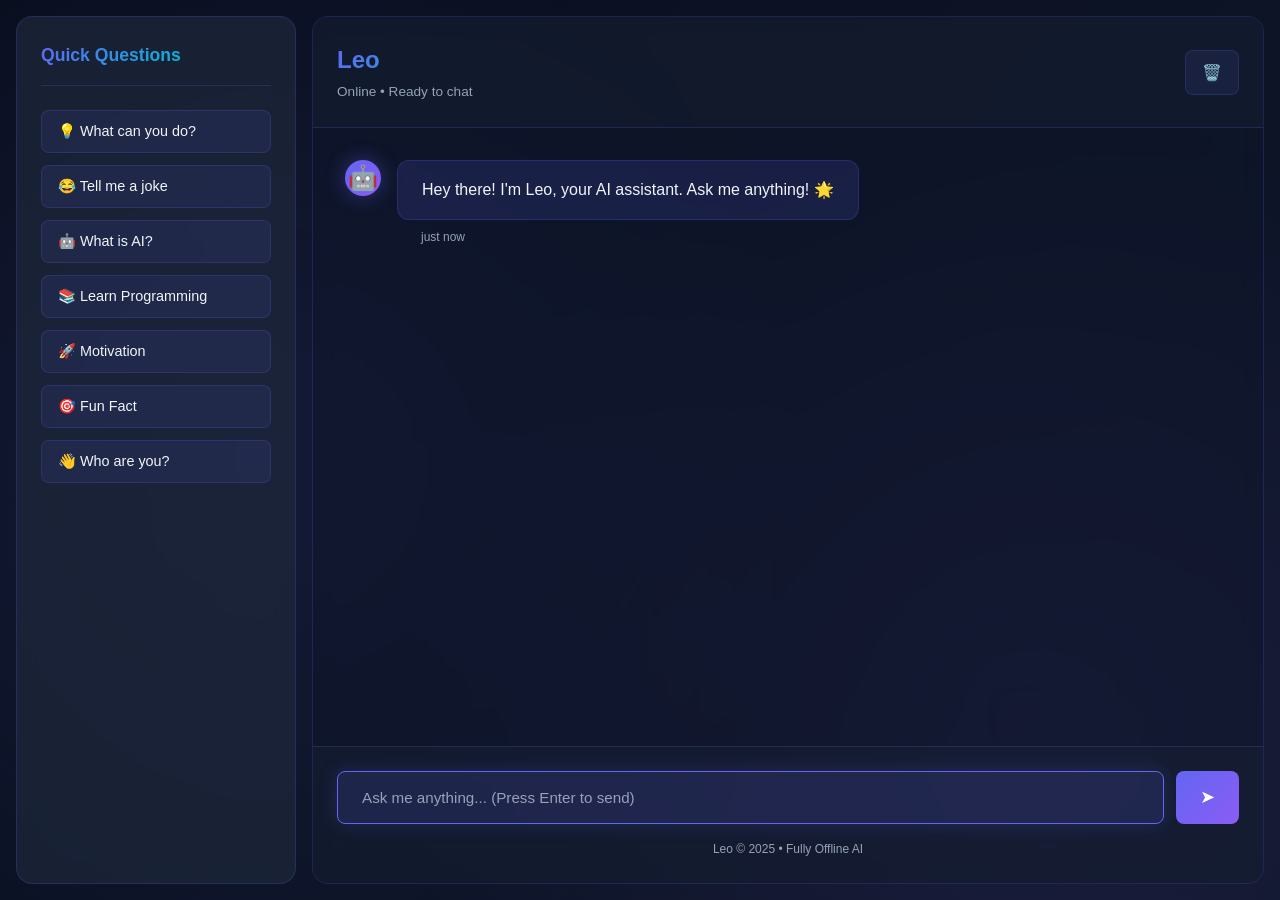
<file: index.html>
<!DOCTYPE html>
<html lang="en">
<head>
    <meta charset="UTF-8">
    <meta name="viewport" content="width=device-width, initial-scale=1.0">
    <title>Leo - AI Chatbot</title>
    <link rel="stylesheet" href="style.css">
</head>
<body>
    <!-- Main Container -->
    <div class="container">
        <!-- Sidebar with Quick Questions -->
        <aside class="sidebar">
            <div class="sidebar-header">
                <h2>Quick Questions</h2>
                <button class="close-sidebar" aria-label="Close sidebar">✕</button>
            </div>
            <div class="quick-questions">
                <button class="quick-btn" data-question="What can you do?">💡 What can you do?</button>
                <button class="quick-btn" data-question="Tell me a joke">😂 Tell me a joke</button>
                <button class="quick-btn" data-question="What is AI?">🤖 What is AI?</button>
                <button class="quick-btn" data-question="How to learn programming?">📚 Learn Programming</button>
                <button class="quick-btn" data-question="Tell me motivation">🚀 Motivation</button>
                <button class="quick-btn" data-question="Tell me a fun fact">🎯 Fun Fact</button>
                <button class="quick-btn" data-question="What is your name?">👋 Who are you?</button>
            </div>
        </aside>

        <!-- Main Chat Interface -->
        <main class="chat-container">
            <!-- Chat Header -->
            <header class="chat-header">
                <div class="header-left">
                    <button class="menu-toggle" aria-label="Toggle menu">☰</button>
                    <div class="bot-info">
                        <h1>Leo</h1>
                        <p class="status">Online • Ready to chat</p>
                    </div>
                </div>
                <button class="clear-btn" aria-label="Clear chat history" title="Clear conversation">🗑️</button>
            </header>

            <!-- Messages Display Area -->
            <div class="messages-container">
                <div class="message bot-message welcome-message">
                    <div class="message-avatar bot-avatar">🤖</div>
                    <div class="message-content">
                        <p id="welcome-text">Hey there! I'm Leo, your AI assistant. Ask me anything! 🌟</p>
                        <span class="message-time">just now</span>
                    </div>
                </div>
            </div>

            <!-- Input Area -->
            <footer class="chat-footer">
                <div class="input-wrapper">
                    <input 
                        type="text" 
                        id="message-input" 
                        class="message-input" 
                        placeholder="Ask me anything... (Press Enter to send)"
                        autocomplete="off"
                    >
                    <button class="send-btn" id="send-btn" aria-label="Send message">
                        <span class="send-icon">➤</span>
                    </button>
                </div>
                <p class="footer-note">Leo © 2025 • Fully Offline AI</p>
            </footer>
        </main>
    </div>

    <!-- Audio Element for Sound Effects -->
    <audio id="notification-sound" preload="auto">
        <source src="[data-uri]" type="audio/wav">
    </audio>

    <script src="script.js"></script>
</body>
</html>
</file>
<file: style.css>
/* ================================================
   LEO CHATBOT - PREMIUM MODERN DESIGN
   Dark Mode with Neon Glassmorphism Effect
   ================================================ */

/* CSS Variables for Easy Customization */
:root {
    /* Primary Colors */
    --primary-color: #6366f1;        /* Indigo - Main brand color */
    --secondary-color: #8b5cf6;      /* Purple - Accent color */
    --neon-cyan: #06b6d4;            /* Cyan - Highlight */
    --neon-pink: #ec4899;            /* Pink - Accent */
    
    /* Backgrounds */
    --bg-dark: #0f172a;              /* Very dark blue */
    --bg-darker: #0a0f1f;            /* Darker background */
    --surface-light: #1e293b;        /* Surface color */
    --surface-lighter: #334155;      /* Lighter surface */
    
    /* Text Colors */
    --text-primary: #f1f5f9;         /* Main text */
    --text-secondary: #cbd5e1;       /* Secondary text */
    --text-muted: #94a3b8;           /* Muted text */
    
    /* Borders & Effects */
    --border-color: rgba(99, 102, 241, 0.2);
    --glow-color: rgba(99, 102, 241, 0.5);
    
    /* Spacing */
    --spacing-xs: 0.5rem;
    --spacing-sm: 0.75rem;
    --spacing-md: 1rem;
    --spacing-lg: 1.5rem;
    --spacing-xl: 2rem;
    
    /* Transitions */
    --transition: all 0.3s cubic-bezier(0.4, 0, 0.2, 1);
}

/* ================================================
   GLOBAL STYLES
   ================================================ */

* {
    margin: 0;
    padding: 0;
    box-sizing: border-box;
}

html {
    scroll-behavior: smooth;
}

body {
    font-family: 'Segoe UI', Tahoma, Geneva, Verdana, sans-serif;
    background: linear-gradient(135deg, var(--bg-darker) 0%, var(--bg-dark) 100%);
    color: var(--text-primary);
    line-height: 1.6;
    min-height: 100vh;
    overflow: hidden;
}

/* Animated Background Gradient */
body::before {
    content: '';
    position: fixed;
    top: 0;
    left: 0;
    width: 100%;
    height: 100%;
    background: radial-gradient(
        circle at 20% 50%,
        rgba(99, 102, 241, 0.1) 0%,
        transparent 50%
    ), radial-gradient(
        circle at 80% 80%,
        rgba(139, 92, 246, 0.1) 0%,
        transparent 50%
    );
    pointer-events: none;
    z-index: 0;
    animation: gradientShift 8s ease-in-out infinite;
}

@keyframes gradientShift {
    0%, 100% {
        opacity: 1;
    }
    50% {
        opacity: 0.8;
    }
}

/* ================================================
   MAIN LAYOUT
   ================================================ */

.container {
    display: flex;
    height: 100vh;
    position: relative;
    z-index: 1;
    gap: var(--spacing-md);
    padding: var(--spacing-md);
}

/* Sidebar */
.sidebar {
    width: 280px;
    background: rgba(30, 41, 59, 0.7);
    backdrop-filter: blur(10px);
    border: 1px solid var(--border-color);
    border-radius: 16px;
    display: flex;
    flex-direction: column;
    padding: var(--spacing-lg);
    gap: var(--spacing-lg);
    animation: slideInLeft 0.5s ease-out;
    overflow-y: auto;
}

@keyframes slideInLeft {
    from {
        transform: translateX(-100%);
        opacity: 0;
    }
    to {
        transform: translateX(0);
        opacity: 1;
    }
}

.sidebar-header {
    display: flex;
    justify-content: space-between;
    align-items: center;
    border-bottom: 1px solid var(--border-color);
    padding-bottom: var(--spacing-md);
}

.sidebar-header h2 {
    font-size: 1.1rem;
    font-weight: 600;
    background: linear-gradient(135deg, var(--primary-color), var(--neon-cyan));
    -webkit-background-clip: text;
    -webkit-text-fill-color: transparent;
    background-clip: text;
}

.close-sidebar {
    display: none;
    background: none;
    border: none;
    color: var(--text-secondary);
    font-size: 1.5rem;
    cursor: pointer;
}

/* Quick Questions */
.quick-questions {
    display: flex;
    flex-direction: column;
    gap: var(--spacing-sm);
}

.quick-btn {
    padding: var(--spacing-sm) var(--spacing-md);
    background: rgba(99, 102, 241, 0.1);
    border: 1px solid var(--border-color);
    border-radius: 8px;
    color: var(--text-primary);
    cursor: pointer;
    transition: var(--transition);
    font-size: 0.9rem;
    text-align: left;
    overflow: hidden;
    position: relative;
}

.quick-btn::before {
    content: '';
    position: absolute;
    top: 50%;
    left: 50%;
    width: 0;
    height: 0;
    background: rgba(99, 102, 241, 0.3);
    border-radius: 50%;
    transform: translate(-50%, -50%);
    transition: width 0.6s, height 0.6s;
}

.quick-btn:hover::before {
    width: 300px;
    height: 300px;
}

.quick-btn:hover {
    border-color: var(--primary-color);
    background: rgba(99, 102, 241, 0.2);
    transform: translateX(4px);
}

/* Chat Container */
.chat-container {
    flex: 1;
    display: flex;
    flex-direction: column;
    background: rgba(15, 23, 42, 0.5);
    backdrop-filter: blur(10px);
    border: 1px solid var(--border-color);
    border-radius: 16px;
    animation: slideInRight 0.5s ease-out;
}

@keyframes slideInRight {
    from {
        transform: translateX(100%);
        opacity: 0;
    }
    to {
        transform: translateX(0);
        opacity: 1;
    }
}

/* Chat Header */
.chat-header {
    display: flex;
    justify-content: space-between;
    align-items: center;
    padding: var(--spacing-lg);
    border-bottom: 1px solid var(--border-color);
    background: rgba(30, 41, 59, 0.3);
    border-radius: 16px 16px 0 0;
}

.header-left {
    display: flex;
    align-items: center;
    gap: var(--spacing-lg);
}

.menu-toggle {
    display: none;
    background: none;
    border: none;
    color: var(--text-primary);
    font-size: 1.5rem;
    cursor: pointer;
}

.bot-info h1 {
    font-size: 1.5rem;
    font-weight: 700;
    background: linear-gradient(135deg, var(--primary-color), var(--neon-cyan));
    -webkit-background-clip: text;
    -webkit-text-fill-color: transparent;
    background-clip: text;
}

.status {
    font-size: 0.85rem;
    color: var(--text-muted);
    margin-top: 2px;
}

.clear-btn {
    background: rgba(99, 102, 241, 0.1);
    border: 1px solid var(--border-color);
    padding: var(--spacing-sm) var(--spacing-md);
    border-radius: 8px;
    color: var(--text-primary);
    cursor: pointer;
    transition: var(--transition);
    font-size: 1rem;
}

.clear-btn:hover {
    background: rgba(236, 72, 153, 0.2);
    border-color: var(--neon-pink);
}

/* ================================================
   MESSAGES CONTAINER
   ================================================ */

.messages-container {
    flex: 1;
    overflow-y: auto;
    padding: var(--spacing-xl);
    display: flex;
    flex-direction: column;
    gap: var(--spacing-lg);
}

/* Scrollbar Styling */
.messages-container::-webkit-scrollbar {
    width: 8px;
}

.messages-container::-webkit-scrollbar-track {
    background: transparent;
}

.messages-container::-webkit-scrollbar-thumb {
    background: rgba(99, 102, 241, 0.3);
    border-radius: 4px;
}

.messages-container::-webkit-scrollbar-thumb:hover {
    background: rgba(99, 102, 241, 0.5);
}

/* Message Base Styles */
.message {
    display: flex;
    gap: var(--spacing-md);
    animation: messageSlideIn 0.4s cubic-bezier(0.4, 0, 0.2, 1);
}

@keyframes messageSlideIn {
    from {
        opacity: 0;
        transform: translateY(10px);
    }
    to {
        opacity: 1;
        transform: translateY(0);
    }
}

.message-avatar {
    width: 36px;
    height: 36px;
    border-radius: 50%;
    display: flex;
    align-items: center;
    justify-content: center;
    font-size: 1.5rem;
    flex-shrink: 0;
}

.bot-avatar {
    background: linear-gradient(135deg, var(--primary-color), var(--secondary-color));
    box-shadow: 0 0 20px rgba(99, 102, 241, 0.4);
}

.user-avatar {
    background: linear-gradient(135deg, var(--neon-cyan), var(--neon-pink));
    box-shadow: 0 0 20px rgba(6, 182, 212, 0.4);
}

/* Message Content */
.message-content {
    display: flex;
    flex-direction: column;
    gap: var(--spacing-xs);
}

.message-content p {
    padding: var(--spacing-md) var(--spacing-lg);
    border-radius: 12px;
    word-wrap: break-word;
    max-width: 500px;
}

/* Bot Messages */
.bot-message .message-content p {
    background: rgba(99, 102, 241, 0.15);
    border: 1px solid var(--border-color);
    color: var(--text-primary);
}

/* User Messages */
.user-message {
    flex-direction: row-reverse;
}

.user-message .message-content {
    align-items: flex-end;
}

.user-message .message-content p {
    background: linear-gradient(135deg, var(--primary-color), var(--secondary-color));
    color: white;
    border: none;
}

/* Timestamp */
.message-time {
    font-size: 0.75rem;
    color: var(--text-muted);
    padding: 0 var(--spacing-lg);
}

/* Welcome Message */
.welcome-message {
    animation: fadeInScale 0.6s ease-out;
}

@keyframes fadeInScale {
    from {
        opacity: 0;
        transform: scale(0.9);
    }
    to {
        opacity: 1;
        transform: scale(1);
    }
}

/* Loading Indicator */
.loading-dots {
    display: flex;
    gap: 4px;
    padding: var(--spacing-md) var(--spacing-lg);
}

.loading-dot {
    width: 8px;
    height: 8px;
    border-radius: 50%;
    background: var(--primary-color);
    animation: bounce 1.4s infinite;
}

.loading-dot:nth-child(1) {
    animation-delay: 0s;
}

.loading-dot:nth-child(2) {
    animation-delay: 0.2s;
}

.loading-dot:nth-child(3) {
    animation-delay: 0.4s;
}

@keyframes bounce {
    0%, 80%, 100% {
        opacity: 0.3;
        transform: translateY(0);
    }
    40% {
        opacity: 1;
        transform: translateY(-10px);
    }
}

/* ================================================
   INPUT AREA
   ================================================ */

.chat-footer {
    padding: var(--spacing-lg);
    border-top: 1px solid var(--border-color);
    background: rgba(30, 41, 59, 0.3);
    border-radius: 0 0 16px 16px;
}

.input-wrapper {
    display: flex;
    gap: var(--spacing-sm);
    margin-bottom: var(--spacing-md);
}

.message-input {
    flex: 1;
    padding: var(--spacing-md) var(--spacing-lg);
    background: rgba(99, 102, 241, 0.1);
    border: 1px solid var(--border-color);
    border-radius: 8px;
    color: var(--text-primary);
    font-size: 0.95rem;
    outline: none;
    transition: var(--transition);
}

.message-input::placeholder {
    color: var(--text-muted);
}

.message-input:focus {
    border-color: var(--primary-color);
    background: rgba(99, 102, 241, 0.15);
    box-shadow: 0 0 20px rgba(99, 102, 241, 0.2);
}

.send-btn {
    padding: var(--spacing-md) var(--spacing-lg);
    background: linear-gradient(135deg, var(--primary-color), var(--secondary-color));
    border: none;
    border-radius: 8px;
    color: white;
    font-size: 1.1rem;
    cursor: pointer;
    transition: var(--transition);
    display: flex;
    align-items: center;
    justify-content: center;
    min-width: 48px;
    position: relative;
    overflow: hidden;
}

.send-btn::before {
    content: '';
    position: absolute;
    top: 50%;
    left: 50%;
    width: 0;
    height: 0;
    background: rgba(255, 255, 255, 0.3);
    border-radius: 50%;
    transform: translate(-50%, -50%);
    transition: width 0.6s, height 0.6s;
}

.send-btn:hover {
    transform: translateY(-2px);
    box-shadow: 0 10px 25px rgba(99, 102, 241, 0.4);
}

.send-btn:hover::before {
    width: 300px;
    height: 300px;
}

.send-btn:active {
    transform: translateY(0);
}

.footer-note {
    text-align: center;
    font-size: 0.75rem;
    color: var(--text-muted);
}

/* ================================================
   RESPONSIVE DESIGN
   ================================================ */

@media (max-width: 1024px) {
    .sidebar {
        width: 220px;
    }

    .message-content p {
        max-width: 350px;
    }
}

@media (max-width: 768px) {
    .container {
        padding: var(--spacing-sm);
        gap: 0;
    }

    .sidebar {
        position: absolute;
        left: -280px;
        top: 0;
        bottom: 0;
        width: 280px;
        height: 100vh;
        z-index: 100;
        transition: left 0.3s ease;
        border-radius: 0 16px 16px 0;
    }

    .sidebar.active {
        left: 0;
    }

    .close-sidebar {
        display: block;
    }

    .menu-toggle {
        display: block;
    }

    .message {
        flex-wrap: wrap;
    }

    .message-content p {
        max-width: 90vw;
    }

    .chat-header {
        flex-wrap: wrap;
        gap: var(--spacing-md);
    }

    .bot-info h1 {
        font-size: 1.2rem;
    }

    .status {
        display: none;
    }
}

@media (max-width: 480px) {
    .container {
        padding: 0;
    }

    .chat-container {
        border-radius: 0;
    }

    .message-content p {
        max-width: 85vw;
        padding: var(--spacing-sm) var(--spacing-md);
        font-size: 0.9rem;
    }

    .sidebar-header h2 {
        font-size: 1rem;
    }

    .quick-btn {
        font-size: 0.85rem;
        padding: var(--spacing-xs) var(--spacing-sm);
    }
}

/* ================================================
   ANIMATION UTILITIES
   ================================================ */

@keyframes pulse {
    0%, 100% {
        opacity: 1;
    }
    50% {
        opacity: 0.7;
    }
}

@keyframes glow {
    0%, 100% {
        box-shadow: 0 0 20px rgba(99, 102, 241, 0.4);
    }
    50% {
        box-shadow: 0 0 30px rgba(99, 102, 241, 0.6);
    }
}

/* Smooth fade-in for content */
.fade-in {
    animation: fadeIn 0.5s ease-out;
}

@keyframes fadeIn {
    from {
        opacity: 0;
    }
    to {
        opacity: 1;
    }
}
</file>
